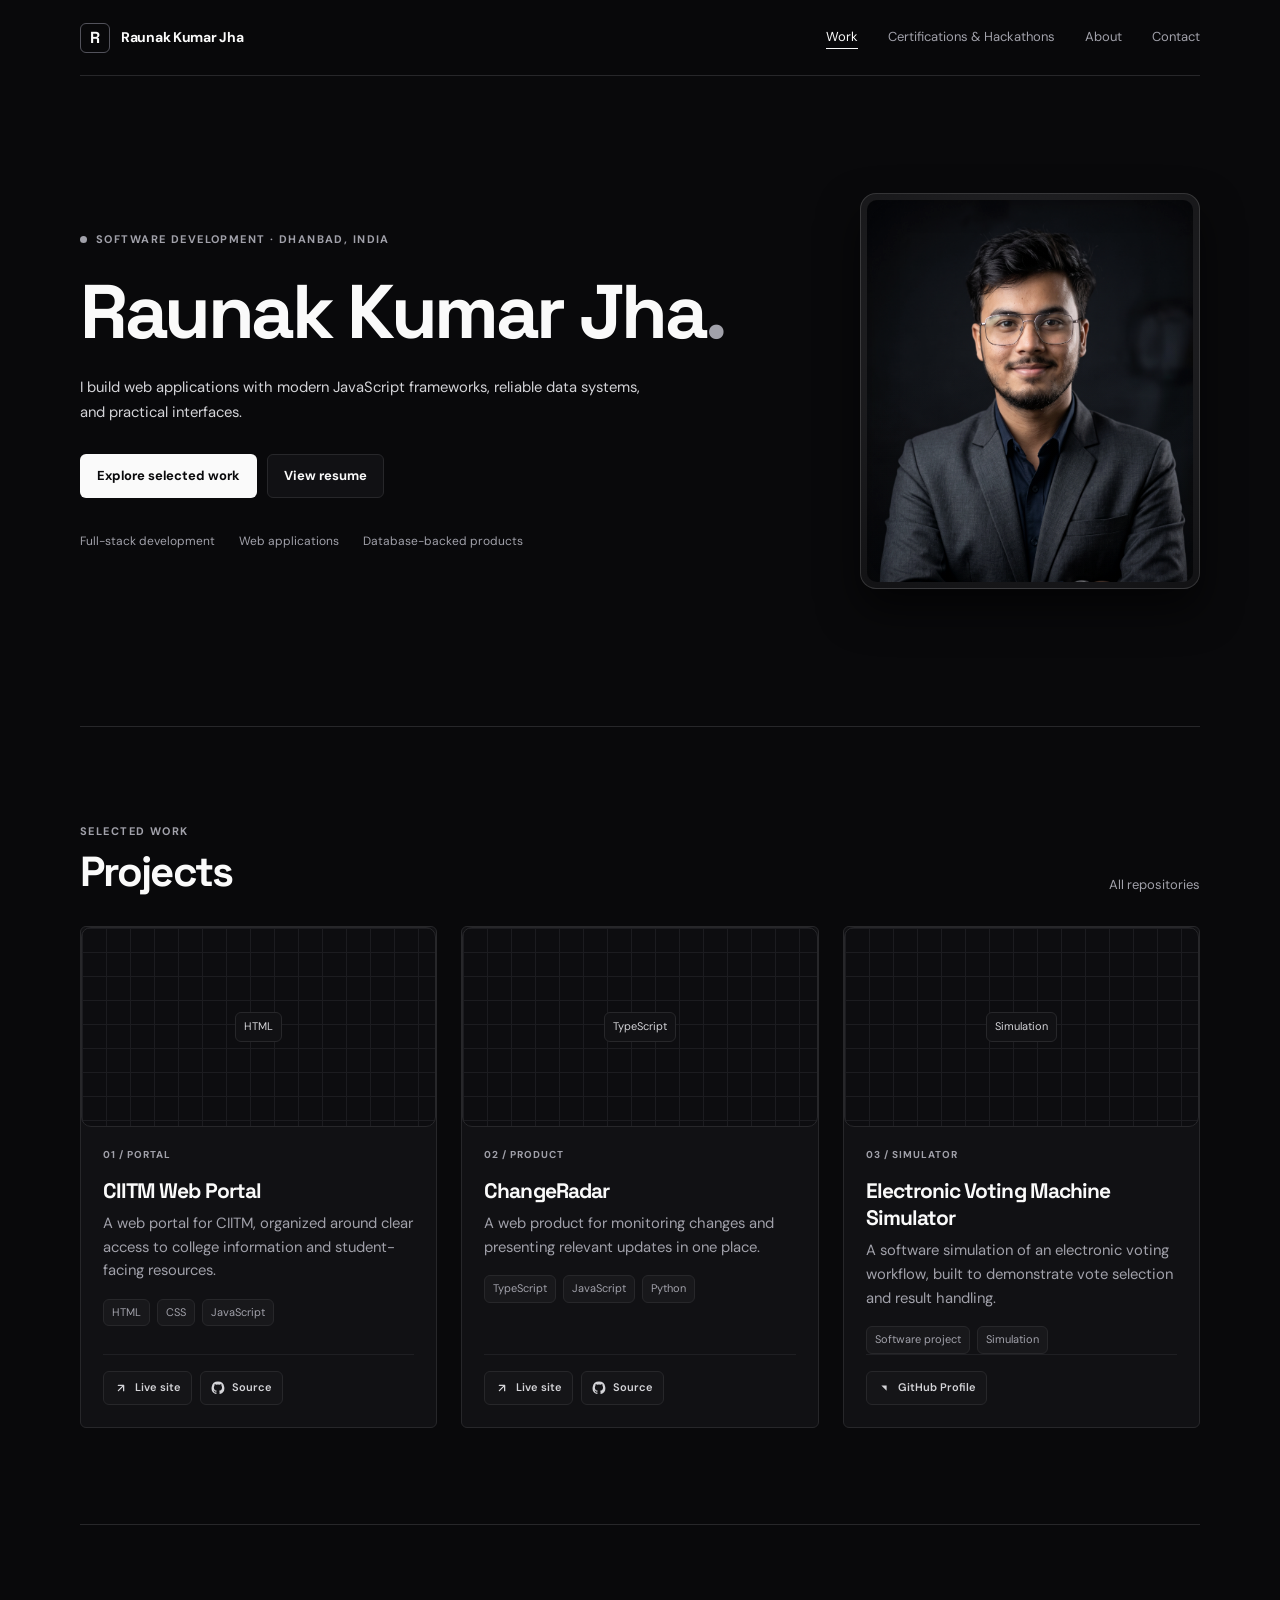
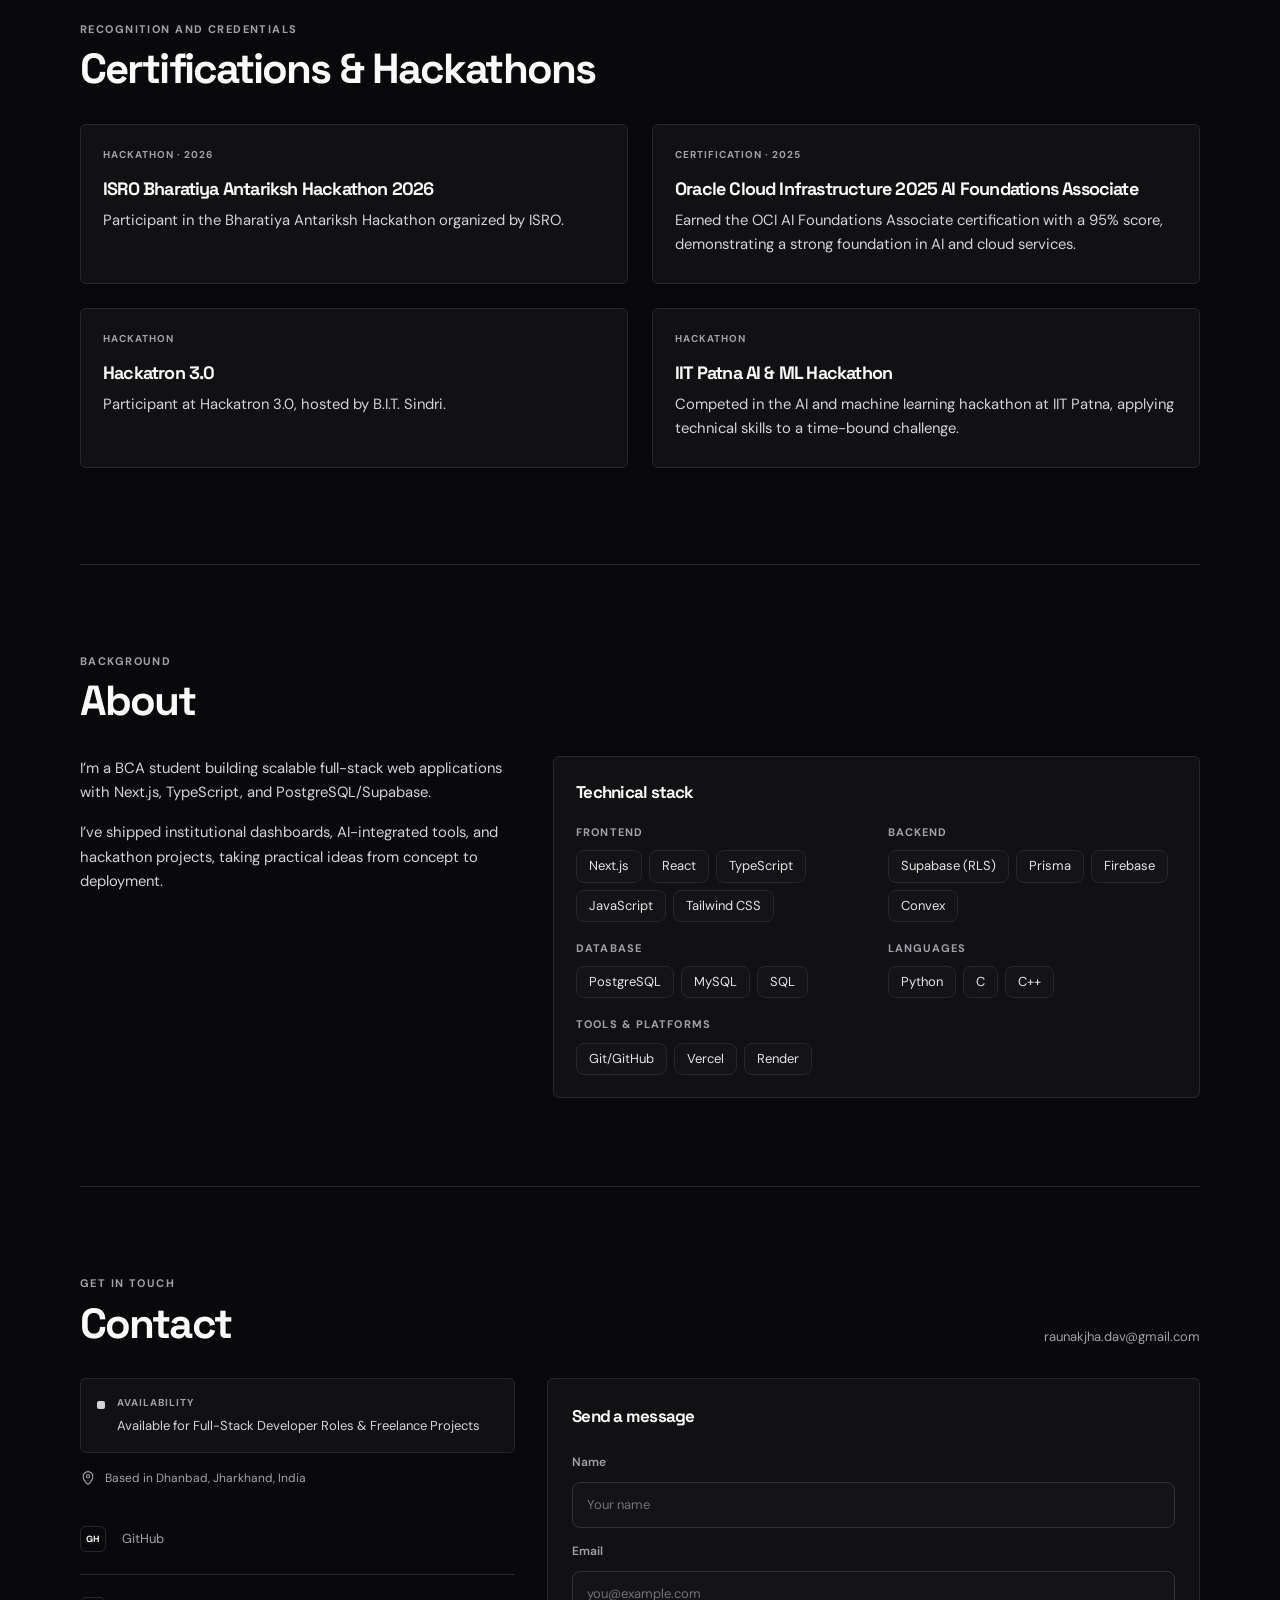
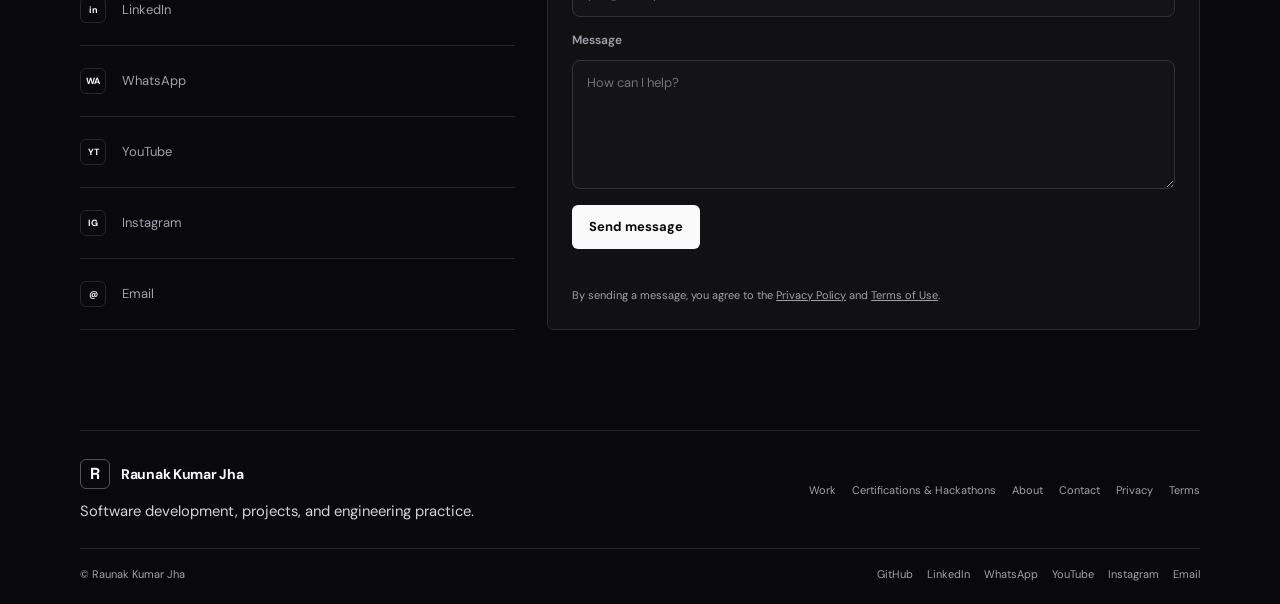
<file: index.html>
<!DOCTYPE html>
<html lang="en">
<head>
  <meta charset="UTF-8">
  <meta name="viewport" content="width=device-width, initial-scale=1">
  <meta name="description" content="Raunak Kumar Jha builds web applications and software projects with modern frontend frameworks, databases, and programming languages.">
  <meta name="keywords" content="Raunak Kumar Jha, Full-Stack Software Developer, Next.js, TypeScript, PostgreSQL, Supabase, web applications, Dhanbad, Jharkhand">
  <meta name="author" content="Raunak Kumar Jha">
  <meta name="robots" content="index, follow">
  <link rel="canonical" href="https://raunaxdev.github.io/">
  <link rel="icon" type="image/svg+xml" href="./favicon.svg">
  <meta property="og:title" content="Raunak Kumar Jha | Software Developer">
  <meta property="og:description" content="Selected software projects, engineering experience, and technical skills by Raunak Kumar Jha.">
  <meta property="og:type" content="website">
  <meta property="og:url" content="https://raunaxdev.github.io/">
  <meta property="og:image" content="https://raunaxdev.github.io/assets/profile.jpg">
  <meta property="og:image:alt" content="Portrait of Raunak Kumar Jha">
  <meta property="og:site_name" content="Raunak Kumar Jha">
  <meta name="twitter:card" content="summary_large_image">
  <meta name="twitter:title" content="Raunak Kumar Jha | Software Developer">
  <meta name="twitter:description" content="Selected software projects, engineering experience, and technical skills by Raunak Kumar Jha.">
  <meta name="twitter:image" content="https://raunaxdev.github.io/assets/profile.jpg">
  <meta name="github" content="https://github.com/raunaxdev">
  <meta name="linkedin" content="https://www.linkedin.com/in/raunak-jha-090125372">
  <meta name="youtube" content="https://www.youtube.com/@RaunaxCodeLab">
  <meta name="instagram" content="https://www.instagram.com/raunax.codelab">
  <meta name="email" content="raunakjha.dav@gmail.com">
  <script type="application/ld+json">
    {
      "@context": "https://schema.org",
      "@type": "Person",
      "name": "Raunak Kumar Jha",
      "jobTitle": "Full-Stack Software Developer",
      "url": "https://raunaxdev.github.io/",
      "image": "https://raunaxdev.github.io/assets/profile.jpg",
      "address": {
        "@type": "PostalAddress",
        "addressLocality": "Dhanbad",
        "addressRegion": "Jharkhand",
        "addressCountry": "IN"
      },
      "sameAs": [
        "https://github.com/raunaxdev",
        "https://www.linkedin.com/in/raunak-jha-090125372"
      ]
    }
  </script>
  <title>Raunak Kumar Jha | Software Developer</title>
  <link rel="preconnect" href="https://esm.sh" crossorigin>
  <link rel="preconnect" href="https://huxdkjrvdkbsvjkobiro.supabase.co">
  <link rel="preconnect" href="https://fonts.googleapis.com">
  <link rel="preconnect" href="https://fonts.gstatic.com" crossorigin>
  <link href="https://fonts.googleapis.com/css2?family=DM+Sans:wght@400;500;600;700&family=Space+Grotesk:wght@500;600;700&display=swap" rel="stylesheet">
  <link rel="stylesheet" href="style.css">
</head>
<body>
  <header class="site-header">
    <a class="brand" href="#home" aria-label="Raunak Kumar Jha, home">
      <span class="brand-mark" aria-hidden="true">R</span>
      <span>Raunak Kumar Jha</span>
    </a>
    <button class="menu-button" id="menuBtn" type="button" aria-label="Open navigation" aria-expanded="false" aria-controls="navLinks">
      <svg viewBox="0 0 24 24" aria-hidden="true"><path d="M4 7h16M4 12h16M4 17h16"/></svg>
    </button>
    <nav class="nav-links" id="navLinks" aria-label="Main navigation">
      <a href="#projects" class="active" aria-current="location">Work</a>
      <a href="#experience">Certifications &amp; Hackathons</a>
      <a href="#about">About</a>
      <a href="#contact">Contact</a>
    </nav>
  </header>

  <main>
    <section class="hero page-width" id="home">
      <div class="hero-copy">
        <p class="eyebrow"><span class="status-dot" aria-hidden="true"></span> Software development · Dhanbad, India</p>
        <h1>Raunak Kumar Jha<span class="heading-period">.</span></h1>
        <p class="hero-summary">I build web applications with modern JavaScript frameworks, reliable data systems, and practical interfaces.</p>
        <div class="hero-actions">
          <a class="button button-primary" href="#projects">Explore selected work</a>
          <a class="button button-secondary" href="assets/resume.pdf" target="_blank" rel="noopener noreferrer">View resume</a>
        </div>
        <div class="hero-meta" aria-label="Focus areas">
          <span>Full-stack development</span>
          <span>Web applications</span>
          <span>Database-backed products</span>
        </div>
      </div>
      <div class="hero-portrait">
        <img src="./assets/profile.jpg" alt="Portrait of Raunak Kumar Jha" width="480" height="560" loading="eager" fetchpriority="high">
      </div>
    </section>

    <section class="section page-width" id="projects">
      <div class="section-heading">
        <div>
          <p class="eyebrow">Selected work</p>
          <h2>Projects</h2>
        </div>
        <a class="text-link" href="https://github.com/raunaxdev" target="_blank" rel="noopener noreferrer">All repositories</a>
      </div>
      <div class="project-grid" id="projectList">
        <article class="project-card">
          <div class="project-preview" aria-hidden="true">
            <span class="preview-badge">HTML</span>
          </div>
          <div class="project-card-content">
            <p class="project-index">01 / PORTAL</p>
            <h3>CIITM Web Portal</h3>
            <p class="project-card-description">A web portal for CIITM, organized around clear access to college information and student-facing resources.</p>
            <div class="tag-list"><span>HTML</span><span>CSS</span><span>JavaScript</span></div>
            <div class="card-links">
              <a class="card-action" href="https://ciitm-web.vercel.app" target="_blank" rel="noopener noreferrer">
                <svg viewBox="0 0 16 16" aria-hidden="true" focusable="false"><path d="M5 11 11 5M5 5h6v6"/></svg>
                <span>Live site</span>
              </a>
              <a class="card-action" href="https://github.com/raunaxdev/CIITM-WEB" target="_blank" rel="noopener noreferrer">
                <svg viewBox="0 0 16 16" aria-hidden="true" focusable="false"><path d="M8 .7a7.3 7.3 0 0 0-2.31 14.23c.37.07.5-.16.5-.36v-1.38c-2.05.45-2.49-.86-2.49-.86-.33-.85-.8-1.08-.8-1.08-.66-.45.05-.44.05-.44.73.05 1.12.75 1.12.75.65 1.12 1.7.8 2.12.61.07-.47.25-.8.46-.98-1.64-.19-3.36-.82-3.36-3.65 0-.8.29-1.47.76-1.98-.08-.19-.33-.94.07-1.95 0 0 .62-.2 2.01.75a6.98 6.98 0 0 1 3.66 0c1.39-.95 2.01-.75 2.01-.75.4 1.01.15 1.76.07 1.95.47.51.76 1.18.76 1.98 0 2.84-1.73 3.46-3.38 3.65.27.23.5.68.5 1.36v2.01c0 .2.13.43.51.36A7.3 7.3 0 0 0 8 .7Z"/></svg>
                <span>Source</span>
              </a>
            </div>
          </div>
        </article>
        <article class="project-card">
          <div class="project-preview" aria-hidden="true">
            <span class="preview-badge">TypeScript</span>
          </div>
          <div class="project-card-content">
            <p class="project-index">02 / PRODUCT</p>
            <h3>ChangeRadar</h3>
            <p class="project-card-description">A web product for monitoring changes and presenting relevant updates in one place.</p>
            <div class="tag-list"><span>TypeScript</span><span>JavaScript</span><span>Python</span></div>
            <div class="card-links">
              <a class="card-action" href="https://changeradar-roan.vercel.app" target="_blank" rel="noopener noreferrer">
                <svg viewBox="0 0 16 16" aria-hidden="true" focusable="false"><path d="M5 11 11 5M5 5h6v6"/></svg>
                <span>Live site</span>
              </a>
              <a class="card-action" href="https://github.com/raunaxdev/changeradar" target="_blank" rel="noopener noreferrer">
                <svg viewBox="0 0 16 16" aria-hidden="true" focusable="false"><path d="M8 .7a7.3 7.3 0 0 0-2.31 14.23c.37.07.5-.16.5-.36v-1.38c-2.05.45-2.49-.86-2.49-.86-.33-.85-.8-1.08-.8-1.08-.66-.45.05-.44.05-.44.73.05 1.12.75 1.12.75.65 1.12 1.7.8 2.12.61.07-.47.25-.8.46-.98-1.64-.19-3.36-.82-3.36-3.65 0-.8.29-1.47.76-1.98-.08-.19-.33-.94.07-1.95 0 0 .62-.2 2.01.75a6.98 6.98 0 0 1 3.66 0c1.39-.95 2.01-.75 2.01-.75.4 1.01.15 1.76.07 1.95.47.51.76 1.18.76 1.98 0 2.84-1.73 3.46-3.38 3.65.27.23.5.68.5 1.36v2.01c0 .2.13.43.51.36A7.3 7.3 0 0 0 8 .7Z"/></svg>
                <span>Source</span>
              </a>
            </div>
          </div>
        </article>
        <article class="project-card">
          <div class="project-preview" aria-hidden="true">
            <span class="preview-badge">Simulation</span>
          </div>
          <div class="project-card-content">
            <p class="project-index">03 / SIMULATOR</p>
            <h3>Electronic Voting Machine Simulator</h3>
            <p class="project-card-description">A software simulation of an electronic voting workflow, built to demonstrate vote selection and result handling.</p>
            <div class="tag-list"><span>Software project</span><span>Simulation</span></div>
            <div class="card-links">
              <a class="card-action" href="https://github.com/raunaxdev" target="_blank" rel="noopener noreferrer">
                <svg viewBox="0 0 16 16" aria-hidden="true" focusable="false"><path d="M5 11 11 5M5 5h6v6"/></svg>
                <span>GitHub Profile</span>
              </a>
            </div>
          </div>
        </article>
      </div>
    </section>

    <section class="section page-width" id="experience">
      <div class="section-heading">
        <div>
          <p class="eyebrow">Recognition and credentials</p>
          <h2>Certifications &amp; Hackathons</h2>
        </div>
      </div>
      <div class="experience-grid" id="certificateList">
        <article class="experience-card">
          <p class="experience-type">Hackathon · 2026</p>
          <h3>ISRO Bharatiya Antariksh Hackathon 2026</h3>
          <p>Participant in the Bharatiya Antariksh Hackathon organized by ISRO.</p>
        </article>
        <article class="experience-card">
          <p class="experience-type">Certification · 2025</p>
          <h3>Oracle Cloud Infrastructure 2025 AI Foundations Associate</h3>
          <p>Earned the OCI AI Foundations Associate certification with a 95% score, demonstrating a strong foundation in AI and cloud services.</p>
        </article>
        <article class="experience-card">
          <p class="experience-type">Hackathon</p>
          <h3>Hackatron 3.0</h3>
          <p>Participant at Hackatron 3.0, hosted by B.I.T. Sindri.</p>
        </article>
        <article class="experience-card">
          <p class="experience-type">Hackathon</p>
          <h3>IIT Patna AI &amp; ML Hackathon</h3>
          <p>Competed in the AI and machine learning hackathon at IIT Patna, applying technical skills to a time-bound challenge.</p>
        </article>
      </div>
    </section>

    <section class="section page-width" id="about">
      <div class="section-heading">
        <div>
          <p class="eyebrow">Background</p>
          <h2>About</h2>
        </div>
      </div>
      <div class="about-layout">
        <div class="about-intro">
          <p>I’m a BCA student building scalable full-stack web applications with Next.js, TypeScript, and PostgreSQL/Supabase.</p>
          <p>I’ve shipped institutional dashboards, AI-integrated tools, and hackathon projects, taking practical ideas from concept to deployment.</p>
        </div>
        <div class="stack-panel">
          <h3>Technical stack</h3>
          <div class="stack-groups">
            <section class="stack-group" aria-label="Frontend technologies">
              <h4>Frontend</h4>
              <ul class="stack-list">
                <li>Next.js</li><li>React</li><li>TypeScript</li><li>JavaScript</li><li>Tailwind CSS</li>
              </ul>
            </section>
            <section class="stack-group" aria-label="Backend technologies">
              <h4>Backend</h4>
              <ul class="stack-list">
                <li>Supabase (RLS)</li><li>Prisma</li><li>Firebase</li><li>Convex</li>
              </ul>
            </section>
            <section class="stack-group" aria-label="Databases">
              <h4>Database</h4>
              <ul class="stack-list">
                <li>PostgreSQL</li><li>MySQL</li><li>SQL</li>
              </ul>
            </section>
            <section class="stack-group" aria-label="Programming languages">
              <h4>Languages</h4>
              <ul class="stack-list">
                <li>Python</li><li>C</li><li>C++</li>
              </ul>
            </section>
            <section class="stack-group" aria-label="Tools and platforms">
              <h4>Tools &amp; platforms</h4>
              <ul class="stack-list">
                <li>Git/GitHub</li><li>Vercel</li><li>Render</li>
              </ul>
            </section>
          </div>
        </div>
      </div>
    </section>

    <section class="section page-width contact-section" id="contact">
      <div class="section-heading">
        <div>
          <p class="eyebrow">Get in touch</p>
          <h2>Contact</h2>
        </div>
        <a class="text-link" href="mailto:raunakjha.dav@gmail.com">raunakjha.dav@gmail.com</a>
      </div>
      <div class="contact-layout">
        <div class="contact-aside">
          <div class="availability-card">
            <span class="availability-mark" aria-hidden="true"></span>
            <div>
              <p class="availability-label">Availability</p>
              <p>Available for Full-Stack Developer Roles &amp; Freelance Projects</p>
            </div>
          </div>
          <p class="contact-location">
            <svg viewBox="0 0 20 20" aria-hidden="true" focusable="false"><path d="M10 18s6-5.2 6-10a6 6 0 1 0-12 0c0 4.8 6 10 6 10Z"/><circle cx="10" cy="8" r="2"/></svg>
            <span>Based in Dhanbad, Jharkhand, India</span>
          </p>
          <div class="social-list" aria-label="Social profiles">
            <a href="https://github.com/raunaxdev" target="_blank" rel="noopener noreferrer"><span class="social-mark" aria-hidden="true">GH</span><span>GitHub</span></a>
            <a href="https://www.linkedin.com/in/raunak-jha-090125372" target="_blank" rel="noopener noreferrer"><span class="social-mark" aria-hidden="true">in</span><span>LinkedIn</span></a>
            <a href="https://wa.me/918102977723" target="_blank" rel="noopener noreferrer"><span class="social-mark" aria-hidden="true">WA</span><span>WhatsApp</span></a>
            <a href="https://www.youtube.com/@RaunaxCodeLab" target="_blank" rel="noopener noreferrer"><span class="social-mark" aria-hidden="true">YT</span><span>YouTube</span></a>
            <a href="https://www.instagram.com/raunax.codelab" target="_blank" rel="noopener noreferrer"><span class="social-mark" aria-hidden="true">IG</span><span>Instagram</span></a>
            <a href="mailto:raunakjha.dav@gmail.com"><span class="social-mark" aria-hidden="true">@</span><span>Email</span></a>
          </div>
        </div>
        <div class="contact-form-panel">
          <h3>Send a message</h3>
          <form id="feedbackForm">
            <div class="form-honeypot" aria-hidden="true">
              <label for="contactWebsite">Leave this field empty</label>
              <input type="text" id="contactWebsite" name="website" tabindex="-1" autocomplete="off">
            </div>
            <label for="feedbackName">Name</label>
            <input type="text" id="feedbackName" name="name" autocomplete="name" maxlength="120" placeholder="Your name" required>
            <label for="feedbackEmail">Email</label>
            <input type="email" id="feedbackEmail" name="email" autocomplete="email" maxlength="254" placeholder="you@example.com" required>
            <label for="feedbackMessage">Message</label>
            <textarea id="feedbackMessage" name="message" rows="5" maxlength="5000" placeholder="How can I help?" required></textarea>
            <button type="submit" class="button button-primary" id="contactSubmit">Send message</button>
            <p class="form-status" id="contactStatus" role="status" aria-live="polite"></p>
          </form>
          <p class="legal-note">By sending a message, you agree to the <a href="privacy.html">Privacy Policy</a> and <a href="terms.html">Terms of Use</a>.</p>
        </div>
      </div>
    </section>
  </main>

  <footer class="site-footer">
    <div class="footer-main">
      <a class="brand" href="#home"><span class="brand-mark" aria-hidden="true">R</span><span>Raunak Kumar Jha</span></a>
      <p>Software development, projects, and engineering practice.</p>
      <nav class="footer-nav" aria-label="Footer navigation">
        <a href="#projects">Work</a><a href="#experience">Certifications &amp; Hackathons</a><a href="#about">About</a><a href="#contact">Contact</a>
        <a href="privacy.html">Privacy</a><a href="terms.html">Terms</a>
      </nav>
    </div>
    <div class="footer-bottom">
      <span>© <span id="currentYear"></span> Raunak Kumar Jha</span>
      <div class="footer-socials">
        <a href="https://github.com/raunaxdev" target="_blank" rel="noopener noreferrer">GitHub</a>
        <a href="https://www.linkedin.com/in/raunak-jha-090125372" target="_blank" rel="noopener noreferrer">LinkedIn</a>
        <a href="https://wa.me/918102977723" target="_blank" rel="noopener noreferrer">WhatsApp</a>
        <a href="https://www.youtube.com/@RaunaxCodeLab" target="_blank" rel="noopener noreferrer">YouTube</a>
        <a href="https://www.instagram.com/raunax.codelab" target="_blank" rel="noopener noreferrer">Instagram</a>
        <a href="mailto:raunakjha.dav@gmail.com">Email</a>
      </div>
    </div>
  </footer>

  <dialog class="image-modal" id="imageModal" aria-label="Certificate image preview">
    <button class="modal-close" id="modalClose" type="button" aria-label="Close image preview">×</button>
    <img alt="" id="modalImage">
  </dialog>

  <script type="module" src="script.js" defer></script>
</body>
</html>
</file>
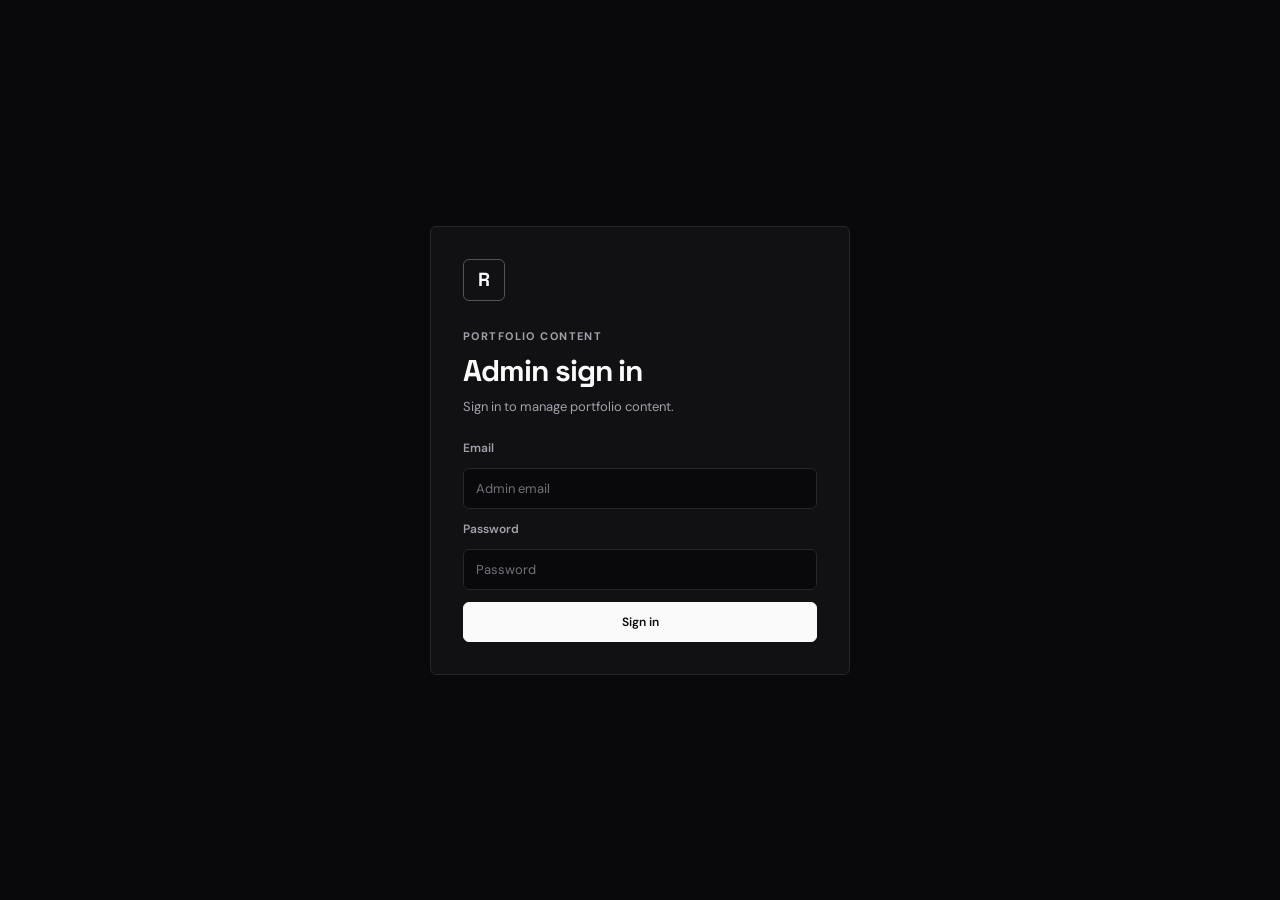
<file: admin.html>
<!DOCTYPE html>
<html lang="en">
<head>
  <meta charset="UTF-8">
  <meta name="viewport" content="width=device-width, initial-scale=1">
  <meta name="robots" content="noindex, nofollow">
  <title>Portfolio Admin | Raunak Kumar Jha</title>
  <link rel="preconnect" href="https://fonts.googleapis.com">
  <link rel="preconnect" href="https://fonts.gstatic.com" crossorigin>
  <link href="https://fonts.googleapis.com/css2?family=DM+Sans:wght@400;500;600;700&family=Space+Grotesk:wght@500;600;700&display=swap" rel="stylesheet">
  <link rel="stylesheet" href="admin.css">
</head>
<body>
  <section class="login-screen" id="loginScreen">
    <div class="login-card">
      <div class="logo-mark" aria-hidden="true">R</div>
      <p class="eyebrow">Portfolio content</p>
      <h1>Admin sign in</h1>
      <p class="login-description">Sign in to manage portfolio content.</p>
      <form id="loginForm">
        <label for="adminEmail">Email</label>
        <input type="email" id="adminEmail" placeholder="Admin email" autocomplete="username" required>
        <label for="adminPassword">Password</label>
        <input type="password" id="adminPassword" placeholder="Password" autocomplete="current-password" required>
        <button type="submit" class="save-btn">Sign in</button>
      </form>
    </div>
  </section>

  <main class="admin-dashboard hidden" id="adminDashboard">
    <aside class="sidebar">
      <a class="brand" href="index.html">
        <span class="logo-mark small" aria-hidden="true">R</span>
        <span><strong>Raunak</strong><small>Portfolio admin</small></span>
      </a>
      <nav class="admin-nav" aria-label="Admin sections">
        <button class="nav-btn active" type="button" data-section="projects">Projects</button>
        <button class="nav-btn" type="button" data-section="journey">Journey</button>
        <button class="nav-btn" type="button" data-section="certificates">Certificates</button>
        <button class="nav-btn" type="button" data-section="feedback">Feedback</button>
      </nav>
      <div class="sidebar-footer">
        <a href="index.html" target="_blank" rel="noopener noreferrer">Open portfolio <span aria-hidden="true">↗</span></a>
        <button id="logoutBtn" type="button">Sign out</button>
      </div>
    </aside>

    <section class="main-content">
      <header class="topbar">
        <div>
          <p class="eyebrow">Dashboard</p>
          <h1 id="sectionTitle">Projects</h1>
        </div>
        <button class="reset-btn" id="resetFormBtn" type="button">Clear form</button>
      </header>
      <section class="content-layout">
        <div class="form-panel" id="formPanel">
          <h2 id="formTitle">Add new item</h2>
          <form id="itemForm">
            <div id="dynamicFields"></div>
            <button type="submit" class="save-btn" id="saveBtn">Save item</button>
          </form>
        </div>
        <div class="list-panel">
          <h2 id="listTitle">Saved items</h2>
          <div id="itemsList"></div>
        </div>
      </section>
    </section>
  </main>
  <script type="module" src="./admin.js" defer></script>
</body>
</html>
</file>
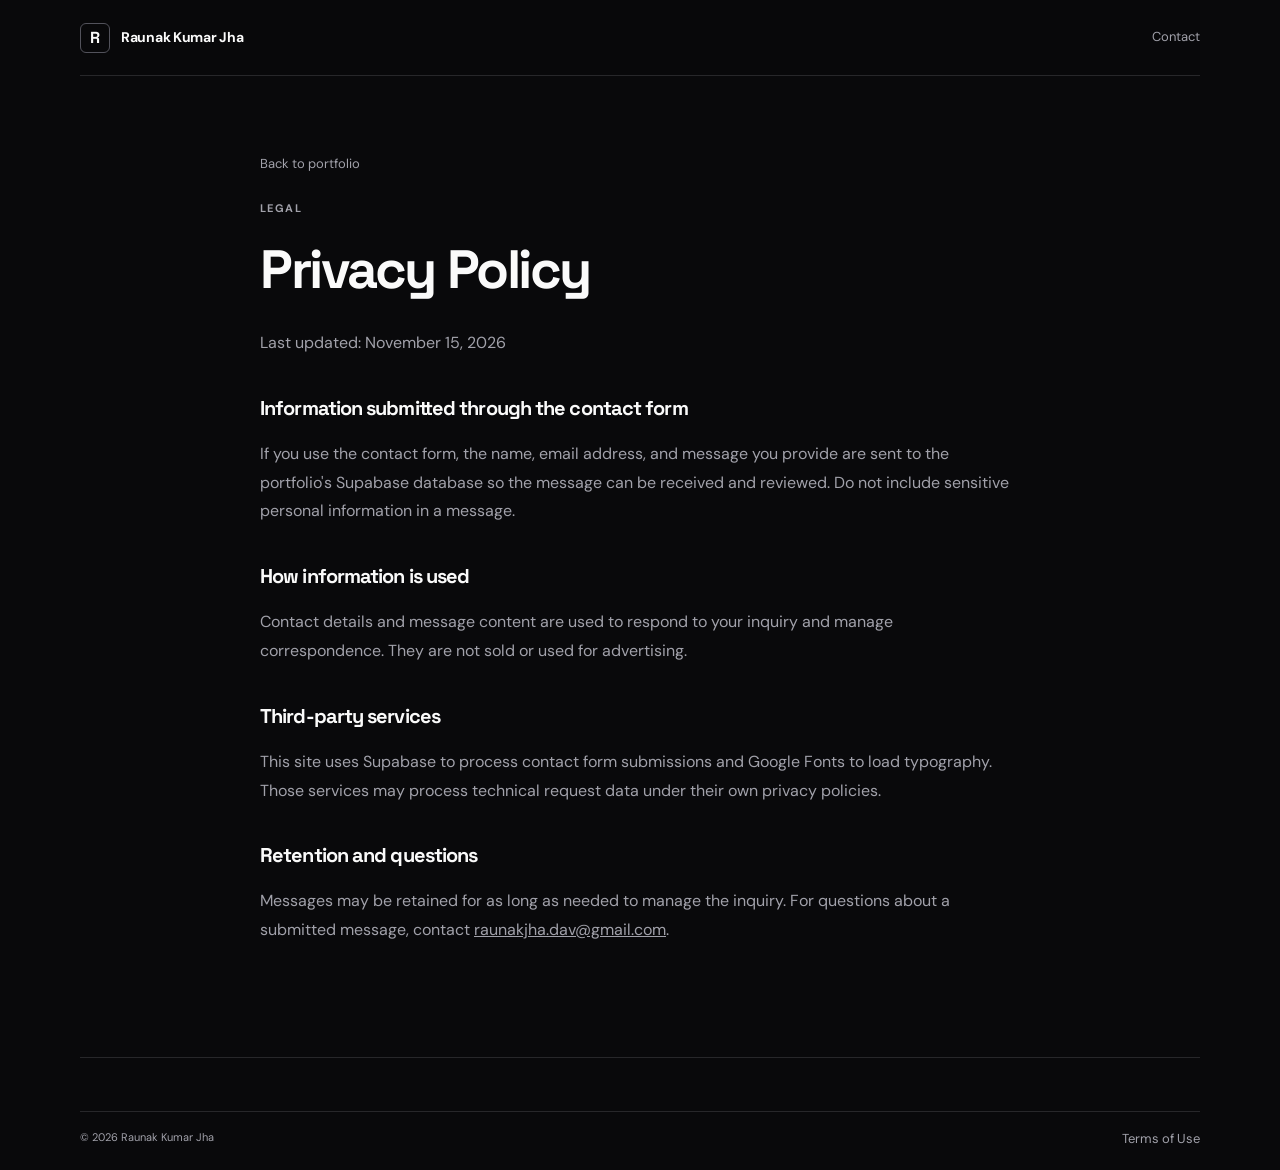
<file: privacy.html>
<!DOCTYPE html>
<html lang="en">
<head>
  <meta charset="UTF-8">
  <meta name="viewport" content="width=device-width, initial-scale=1">
  <meta name="robots" content="index, follow">
  <title>Privacy Policy | Raunak Kumar Jha</title>
  <link rel="icon" type="image/svg+xml" href="./favicon.svg">
  <link rel="preconnect" href="https://fonts.googleapis.com">
  <link rel="preconnect" href="https://fonts.gstatic.com" crossorigin>
  <link href="https://fonts.googleapis.com/css2?family=DM+Sans:wght@400;500;600;700&family=Space+Grotesk:wght@500;600;700&display=swap" rel="stylesheet">
  <link rel="stylesheet" href="style.css">
  <style>
    .legal-page { max-width: 760px; min-height: 70vh; padding-block: 74px 96px; }
    .legal-page h1 { margin: 8px 0 14px; font-size: clamp(36px, 6vw, 54px); }
    .legal-page h2 { margin: 34px 0 8px; font-size: 20px; }
    .legal-page p { color: var(--muted); line-height: 1.8; }
    .legal-back { display: inline-block; margin-bottom: 24px; color: var(--muted); font-size: 13px; text-decoration: none; }
  </style>
</head>
<body>
  <header class="site-header">
    <a class="brand" href="index.html"><span class="brand-mark" aria-hidden="true">R</span><span>Raunak Kumar Jha</span></a>
    <a class="text-link" href="index.html#contact">Contact</a>
  </header>
  <main class="legal-page page-width">
    <a class="legal-back" href="index.html">Back to portfolio</a>
    <p class="eyebrow">Legal</p>
    <h1>Privacy Policy</h1>
    <p>Last updated: November 15, 2026</p>
    <h2>Information submitted through the contact form</h2>
    <p>If you use the contact form, the name, email address, and message you provide are sent to the portfolio's Supabase database so the message can be received and reviewed. Do not include sensitive personal information in a message.</p>
    <h2>How information is used</h2>
    <p>Contact details and message content are used to respond to your inquiry and manage correspondence. They are not sold or used for advertising.</p>
    <h2>Third-party services</h2>
    <p>This site uses Supabase to process contact form submissions and Google Fonts to load typography. Those services may process technical request data under their own privacy policies.</p>
    <h2>Retention and questions</h2>
    <p>Messages may be retained for as long as needed to manage the inquiry. For questions about a submitted message, contact <a href="mailto:raunakjha.dav@gmail.com">raunakjha.dav@gmail.com</a>.</p>
  </main>
  <footer class="site-footer"><div class="footer-bottom"><span>© <span id="currentYear"></span> Raunak Kumar Jha</span><a class="text-link" href="terms.html">Terms of Use</a></div></footer>
  <script>document.getElementById("currentYear").textContent = new Date().getFullYear();</script>
</body>
</html>
</file>
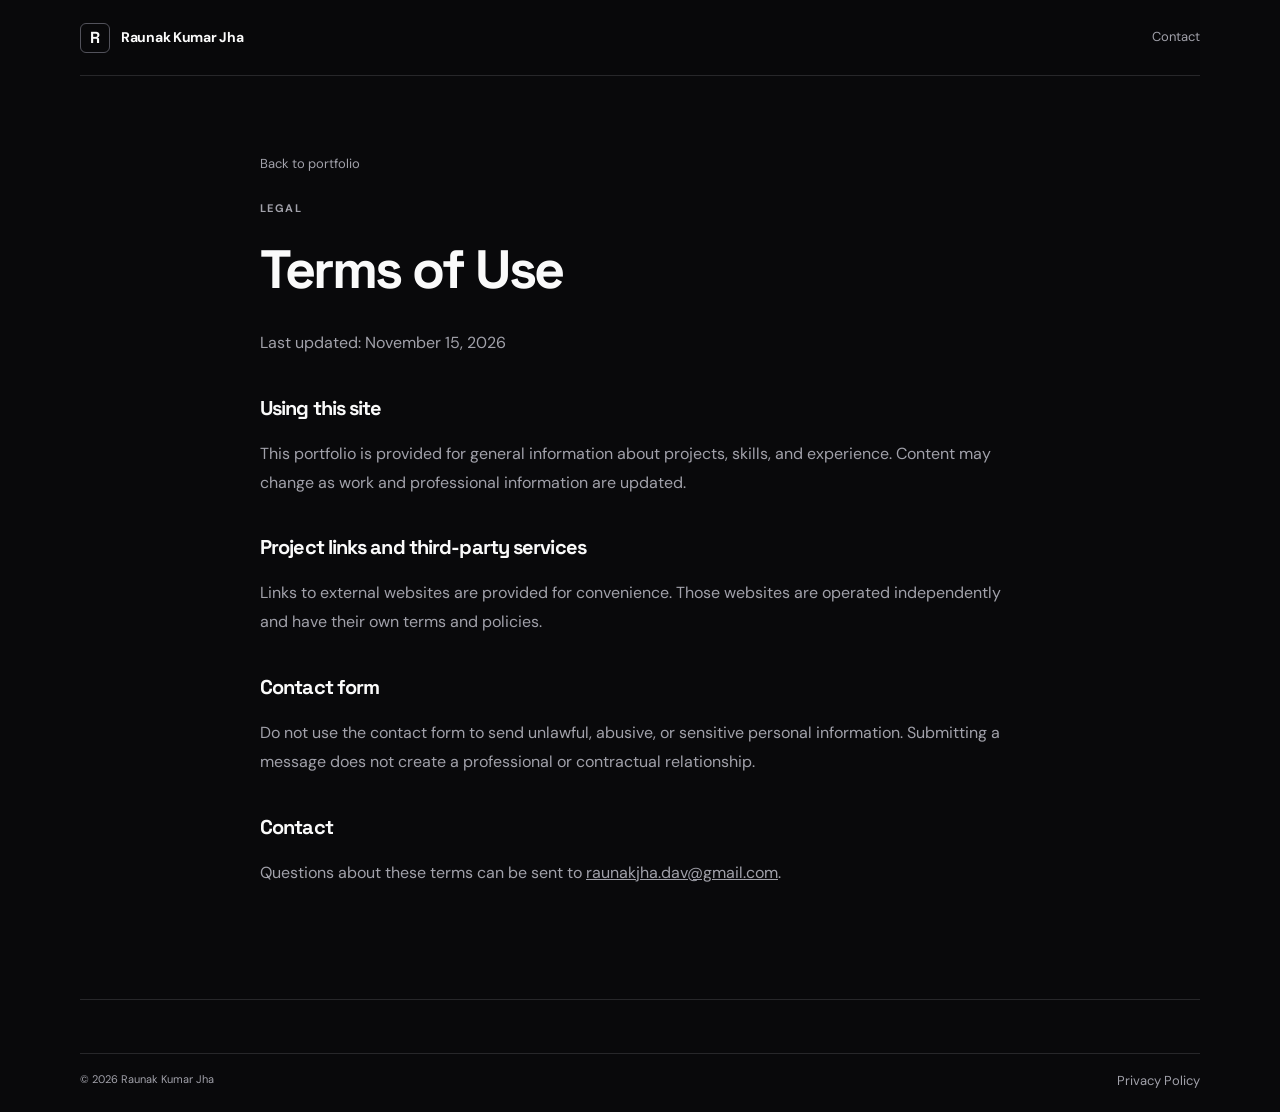
<file: terms.html>
<!DOCTYPE html>
<html lang="en">
<head>
  <meta charset="UTF-8">
  <meta name="viewport" content="width=device-width, initial-scale=1">
  <meta name="robots" content="index, follow">
  <title>Terms of Use | Raunak Kumar Jha</title>
  <link rel="icon" type="image/svg+xml" href="./favicon.svg">
  <link rel="preconnect" href="https://fonts.googleapis.com">
  <link rel="preconnect" href="https://fonts.gstatic.com" crossorigin>
  <link href="https://fonts.googleapis.com/css2?family=DM+Sans:wght@400;500;600;700&family=Space+Grotesk:wght@500;600;700&display=swap" rel="stylesheet">
  <link rel="stylesheet" href="style.css">
  <style>
    .legal-page { max-width: 760px; min-height: 70vh; padding-block: 74px 96px; }
    .legal-page h1 { margin: 8px 0 14px; font-size: clamp(36px, 6vw, 54px); }
    .legal-page h2 { margin: 34px 0 8px; font-size: 20px; }
    .legal-page p { color: var(--muted); line-height: 1.8; }
    .legal-back { display: inline-block; margin-bottom: 24px; color: var(--muted); font-size: 13px; text-decoration: none; }
  </style>
</head>
<body>
  <header class="site-header">
    <a class="brand" href="index.html"><span class="brand-mark" aria-hidden="true">R</span><span>Raunak Kumar Jha</span></a>
    <a class="text-link" href="index.html#contact">Contact</a>
  </header>
  <main class="legal-page page-width">
    <a class="legal-back" href="index.html">Back to portfolio</a>
    <p class="eyebrow">Legal</p>
    <h1>Terms of Use</h1>
    <p>Last updated: November 15, 2026</p>
    <h2>Using this site</h2>
    <p>This portfolio is provided for general information about projects, skills, and experience. Content may change as work and professional information are updated.</p>
    <h2>Project links and third-party services</h2>
    <p>Links to external websites are provided for convenience. Those websites are operated independently and have their own terms and policies.</p>
    <h2>Contact form</h2>
    <p>Do not use the contact form to send unlawful, abusive, or sensitive personal information. Submitting a message does not create a professional or contractual relationship.</p>
    <h2>Contact</h2>
    <p>Questions about these terms can be sent to <a href="mailto:raunakjha.dav@gmail.com">raunakjha.dav@gmail.com</a>.</p>
  </main>
  <footer class="site-footer"><div class="footer-bottom"><span>© <span id="currentYear"></span> Raunak Kumar Jha</span><a class="text-link" href="privacy.html">Privacy Policy</a></div></footer>
  <script>document.getElementById("currentYear").textContent = new Date().getFullYear();</script>
</body>
</html>
</file>
<file: style.css>
:root {
  color-scheme: dark;
  --bg: #09090B;
  --surface: #111114;
  --surface-raised: #151518;
  --border: #27272A;
  --text: #FAFAFA;
  --muted: #A1A1AA;
  --subtle: #A1A1AA;
  --radius: 6px;
  --page: 1120px;
}

* {
  box-sizing: border-box;
}

html {
  scroll-behavior: smooth;
  scroll-padding-top: 94px;
  overflow-x: hidden;
}

body {
  margin: 0;
  min-width: 320px;
  overflow-x: hidden;
  background: var(--bg);
  color: #D4D4D8;
  font-family: "DM Sans", sans-serif;
  line-height: 1.6;
  -webkit-font-smoothing: antialiased;
}

a {
  color: inherit;
}

button,
input,
textarea {
  font: inherit;
}

.page-width,
.site-header,
.site-footer {
  width: min(var(--page), calc(100% - 48px));
  margin-inline: auto;
}

.site-header {
  position: sticky;
  top: 0;
  z-index: 20;
  min-height: 76px;
  display: flex;
  align-items: center;
  justify-content: space-between;
  gap: 24px;
  background: rgba(9, 9, 11, 0.96);
  border-bottom: 1px solid var(--border);
}

.brand {
  display: inline-flex;
  align-items: center;
  gap: 11px;
  color: var(--text);
  text-decoration: none;
  font-size: 14px;
  font-weight: 700;
  letter-spacing: -0.02em;
}

.brand-mark {
  display: grid;
  width: 30px;
  height: 30px;
  place-items: center;
  border: 1px solid #52525B;
  border-radius: var(--radius);
  font-family: "Space Grotesk", sans-serif;
  font-size: 16px;
}

.nav-links {
  display: flex;
  align-items: center;
  gap: 30px;
}

.nav-links a,
.footer-nav a,
.footer-socials a {
  color: var(--muted);
  font-size: 13px;
  text-decoration: none;
  transition: color 160ms ease;
}

.nav-links a:hover,
.footer-nav a:hover,
.footer-socials a:hover {
  color: var(--text);
}

.nav-links a.active {
  color: var(--text);
  text-decoration: underline;
  text-decoration-thickness: 1px;
  text-underline-offset: 7px;
}

.menu-button {
  display: none;
  width: 40px;
  height: 40px;
  padding: 9px;
  color: var(--text);
  background: var(--surface);
  border: 1px solid var(--border);
  border-radius: var(--radius);
}

.menu-button svg {
  width: 20px;
  height: 20px;
  fill: none;
  stroke: currentColor;
  stroke-width: 1.7;
  stroke-linecap: round;
}

.hero {
  min-height: 650px;
  display: grid;
  grid-template-columns: minmax(0, 1fr) 340px;
  align-items: center;
  gap: 72px;
  padding-block: 84px 104px;
}

.eyebrow,
.project-index,
.experience-type {
  margin: 0;
  color: var(--muted);
  font-size: 11px;
  font-weight: 700;
  letter-spacing: 0.13em;
  text-transform: uppercase;
}

.hero .eyebrow {
  display: flex;
  align-items: center;
  gap: 9px;
  margin-bottom: 24px;
}

.status-dot {
  width: 7px;
  height: 7px;
  border-radius: var(--radius);
  background: #A1A1AA;
}

h1,
h2,
h3,
p {
  overflow-wrap: anywhere;
}

h1,
h2,
h3 {
  font-family: "Space Grotesk", sans-serif;
  letter-spacing: -0.045em;
  color: var(--text);
}

.hero h1 {
  margin: 0;
  font-size: clamp(42px, 6.6vw, 76px);
  line-height: 1.04;
}

.heading-period {
  color: var(--muted);
}

.hero-summary {
  max-width: 560px;
  margin: 24px 0 0;
  color: #D4D4D8;
  font-size: 0.925rem;
  line-height: 1.65;
}

.hero-actions {
  display: flex;
  flex-wrap: wrap;
  gap: 10px;
  margin-top: 30px;
}

.button {
  min-height: 44px;
  display: inline-flex;
  align-items: center;
  justify-content: center;
  padding: 10px 16px;
  border: 1px solid transparent;
  border-radius: var(--radius);
  cursor: pointer;
  font-size: 13px;
  font-weight: 700;
  text-decoration: none;
  transition: background-color 160ms ease, border-color 160ms ease;
}

.button-primary {
  color: #09090B;
  background: #FAFAFA;
}

.button-primary:hover {
  background: #D4D4D8;
}

.button-secondary {
  color: var(--text);
  background: var(--surface);
  border-color: var(--border);
}

.button-secondary:hover {
  background: var(--surface-raised);
  border-color: #52525B;
}

.button:disabled {
  cursor: wait;
  opacity: 0.6;
}

.hero-meta {
  display: flex;
  flex-wrap: wrap;
  gap: 10px 24px;
  margin-top: 34px;
  color: #A1A1AA;
  font-size: 12px;
}

.hero-portrait {
  position: relative;
  align-self: center;
  width: 100%;
  aspect-ratio: 6 / 7;
  overflow: hidden;
  padding: 6px;
  background: radial-gradient(circle at 50% 35%, #27272a 0%, #121214 100%);
  border: 1px solid rgba(255, 255, 255, 0.14);
  border-radius: 16px;
  box-shadow: 0 20px 40px rgba(0, 0, 0, 0.6);
}

.hero-portrait::after {
  position: absolute;
  inset: 6px;
  border-radius: 10px;
  background: linear-gradient(180deg, rgba(9, 9, 11, 0.02) 42%, rgba(9, 9, 11, 0.12));
  box-shadow: inset 0 0 34px rgba(9, 9, 11, 0.2);
  content: "";
  pointer-events: none;
}

.hero-portrait img {
  display: block;
  width: 100%;
  height: 100%;
  object-fit: cover;
  object-position: top center;
  image-rendering: -webkit-optimize-contrast;
  border-radius: 10px;
  filter: contrast(1.04) saturate(0.92);
}

.section {
  padding-block: 88px;
  border-top: 1px solid var(--border);
}

.section#projects,
.section#experience {
  padding: 96px 0;
  border-top: 1px solid #27272A;
}

.section-heading {
  display: flex;
  align-items: end;
  justify-content: space-between;
  gap: 24px;
  margin-bottom: 30px;
}

.section-heading .eyebrow {
  margin-bottom: 7px;
}

.section-heading h2 {
  margin: 0;
  font-size: clamp(30px, 4vw, 42px);
  line-height: 1.15;
}

.text-link {
  color: var(--muted);
  font-size: 13px;
  text-decoration: none;
}

.text-link:hover,
.card-links a:hover {
  color: var(--text);
}

.project-grid,
.experience-grid {
  display: grid;
  grid-template-columns: repeat(3, minmax(0, 1fr));
  grid-auto-rows: 1fr;
  align-items: stretch;
  gap: 24px;
}

.project-card,
.experience-card,
.stack-panel,
.contact-form-panel {
  background: var(--surface);
  border: 1px solid var(--border);
  border-radius: var(--radius);
}

.project-card {
  min-height: 310px;
  height: 100%;
  display: flex;
  flex-direction: column;
  justify-content: space-between;
  overflow: hidden;
  padding: 0;
}

.project-preview,
.project-browser {
  position: relative;
  flex: 0 0 auto;
  width: 100%;
  aspect-ratio: 16 / 9;
  overflow: hidden;
  border: 1px solid #27272a;
  border-radius: 10px;
}

.project-preview {
  display: flex;
  align-items: center;
  justify-content: center;
  gap: 12px;
  padding: 18px;
  background-color: #0D0D10;
  background-image:
    linear-gradient(#1C1C20 1px, transparent 1px),
    linear-gradient(90deg, #1C1C20 1px, transparent 1px);
  background-size: 24px 24px;
}

.preview-badge {
  max-width: 80%;
  padding: 5px 8px;
  overflow: hidden;
  color: #D4D4D8;
  background: #111114;
  border: 1px solid #27272A;
  border-radius: var(--radius);
  font-size: 11px;
  text-overflow: ellipsis;
  white-space: nowrap;
}

.project-browser {
  display: grid;
  grid-template-rows: 28px minmax(0, 1fr);
  background: #09090B;
  border-bottom: 1px solid #27272A;
}

.browser-chrome {
  display: flex;
  align-items: center;
  gap: 5px;
  padding: 0 9px;
  background: #111114;
  border-bottom: 1px solid #27272A;
}

.browser-chrome > span:not(.browser-address) {
  width: 6px;
  height: 6px;
  border-radius: 50%;
  background: #52525B;
}

.browser-address {
  height: 12px;
  flex: 1;
  margin-left: 6px;
  background: #09090B;
  border: 1px solid #27272A;
  border-radius: 3px;
}

.project-image {
  display: block;
  width: 100%;
  height: 100%;
  min-height: 0;
  object-fit: cover;
  object-position: top;
  filter: brightness(0.93);
  border: 0;
}

.project-card-content {
  min-height: 0;
  height: 100%;
  flex: 1;
  display: flex;
  flex-direction: column;
  padding: 20px 22px 22px;
}

.project-index,
.experience-type {
  color: #A1A1AA;
  font-size: 10px;
  letter-spacing: 0.1em;
}

.project-card h3,
.experience-card h3 {
  margin: 14px 0 8px;
  font-size: 21px;
  line-height: 1.3;
}

.project-card h3 {
  display: -webkit-box;
  -webkit-box-orient: vertical;
  -webkit-line-clamp: 2;
  overflow: hidden;
}

.project-card-description,
.experience-card > p:not(.experience-type) {
  margin: 0;
  color: #D4D4D8;
  font-size: 0.925rem;
  line-height: 1.65;
}

.project-card-description {
  display: -webkit-box;
  -webkit-box-orient: vertical;
  -webkit-line-clamp: 3;
  overflow: hidden;
  color: #a1a1aa;
  line-height: 1.6;
}

.tag-list,
.stack-list {
  display: flex;
  flex-wrap: wrap;
  gap: 7px;
}

.tag-list {
  margin-top: 16px;
}

.tag-list span,
.stack-list li {
  padding: 5px 8px;
  color: var(--muted);
  background: #18181B;
  border: 1px solid var(--border);
  border-radius: var(--radius);
  font-size: 11px;
  line-height: 1.4;
  list-style: none;
}

.card-links {
  display: flex;
  flex-wrap: wrap;
  gap: 8px;
  margin-top: auto;
  padding-top: 16px;
  border-top: 1px solid #1F1F23;
}

.card-links a {
  min-height: 34px;
  display: inline-flex;
  align-items: center;
  justify-content: center;
  gap: 7px;
  padding: 7px 10px;
  color: #D4D4D8;
  background: #151518;
  border: 1px solid #27272A;
  border-radius: var(--radius);
  font-size: 11px;
  font-weight: 600;
  text-decoration: none;
  transition: background-color 160ms ease, border-color 160ms ease, color 160ms ease;
}

.card-links a:hover {
  color: #FAFAFA;
  background: #1A1A1E;
  border-color: #52525B;
}

.card-links a:focus-visible,
.nav-links a:focus-visible {
  outline: 2px solid #D4D4D8;
  outline-offset: 3px;
}

.card-action svg {
  width: 14px;
  height: 14px;
  flex: 0 0 auto;
  fill: none;
  stroke: currentColor;
  stroke-width: 1.5;
  stroke-linecap: round;
  stroke-linejoin: round;
}

.card-action[href*="github.com"] svg {
  fill: currentColor;
  stroke: none;
}

.experience-grid {
  grid-template-columns: repeat(2, minmax(0, 1fr));
  gap: 24px;
}

.experience-card {
  min-height: 160px;
  height: 100%;
  display: flex;
  flex-direction: column;
  padding: 22px;
}

.experience-card h3 {
  margin: 14px 0 8px;
  font-size: 18px;
}

.experience-card > p:not(.experience-type) {
  display: -webkit-box;
  -webkit-box-orient: vertical;
  -webkit-line-clamp: 3;
  overflow: hidden;
}

.about-layout {
  display: grid;
  grid-template-columns: minmax(0, 0.8fr) minmax(0, 1.2fr);
  align-items: start;
  gap: 42px;
}

.about-intro {
  display: grid;
  align-self: start;
  gap: 16px;
  max-width: 450px;
  margin-top: 0;
  color: #D4D4D8;
  font-size: 0.925rem;
  line-height: 1.65;
}

.about-intro p {
  margin: 0;
}

.stack-panel {
  padding: 22px;
}

.stack-panel h3,
.contact-form-panel h3 {
  margin: 0 0 18px;
  font-size: 17px;
}

.stack-groups {
  display: grid;
  grid-template-columns: repeat(2, minmax(0, 1fr));
  gap: 18px 22px;
}

.stack-group h4 {
  margin: 0 0 9px;
  color: var(--muted);
  font-size: 11px;
  font-weight: 700;
  letter-spacing: 0.1em;
  text-transform: uppercase;
}

.stack-group:last-child {
  grid-column: 1 / -1;
}

.stack-list {
  margin: 0;
  padding: 0;
}

.stack-list li {
  padding: 6px 12px;
  color: #e4e4e7;
  background: #141416;
  border: 1px solid #27272a;
  border-radius: 8px;
  font-size: 13px;
  transition: border-color 160ms ease, color 160ms ease;
}

.stack-list li:hover {
  color: var(--text);
  border-color: #52525B;
}

.contact-section {
  padding-bottom: 100px;
}

.contact-layout {
  display: grid;
  grid-template-columns: minmax(0, 0.8fr) minmax(0, 1.2fr);
  gap: 32px;
}

.contact-aside {
  display: grid;
  align-content: start;
  grid-template-rows: auto auto minmax(0, 1fr);
  gap: 16px;
}

.availability-card {
  display: flex;
  align-items: flex-start;
  gap: 12px;
  padding: 16px;
  background: var(--surface);
  border: 1px solid var(--border);
  border-radius: var(--radius);
}

.availability-mark {
  width: 8px;
  height: 8px;
  flex: 0 0 auto;
  margin-top: 6px;
  background: #D4D4D8;
  border-radius: 2px;
}

.availability-card p {
  margin: 0;
  color: #D4D4D8;
  font-size: 13px;
  line-height: 1.55;
}

.availability-card .availability-label {
  margin-bottom: 5px;
  color: var(--muted);
  font-size: 10px;
  font-weight: 700;
  letter-spacing: 0.1em;
  text-transform: uppercase;
}

.contact-location {
  display: flex;
  align-items: center;
  gap: 9px;
  margin: 0;
  color: var(--muted);
  font-size: 12px;
}

.contact-location svg {
  width: 16px;
  height: 16px;
  fill: none;
  stroke: currentColor;
  stroke-linecap: round;
  stroke-linejoin: round;
  stroke-width: 1.4;
}

.social-list {
  display: grid;
  grid-auto-rows: 1fr;
  align-content: start;
}

.social-list a {
  min-height: 56px;
  display: grid;
  grid-template-columns: 30px 1fr auto;
  align-items: center;
  gap: 12px;
  border-bottom: 1px solid var(--border);
  color: var(--muted);
  font-size: 13px;
  text-decoration: none;
}

.social-list a:hover {
  color: var(--text);
}

.social-mark {
  width: 26px;
  height: 26px;
  display: grid;
  place-items: center;
  color: var(--text);
  border: 1px solid var(--border);
  border-radius: var(--radius);
  font-size: 9px;
  font-weight: 700;
}

.contact-form-panel {
  padding: 24px;
}

.contact-form-panel form {
  display: grid;
  gap: 9px;
}

.form-honeypot {
  position: absolute;
  left: -10000px;
  width: 1px;
  height: 1px;
  overflow: hidden;
}

.contact-form-panel label {
  margin-top: 5px;
  color: var(--muted);
  font-size: 12px;
  font-weight: 600;
}

.contact-form-panel input,
.contact-form-panel textarea {
  width: 100%;
  padding: 12px 14px;
  color: #f4f4f5;
  background: #141416;
  border: 1px solid #323238;
  border-radius: 8px;
  outline: none;
  font-size: 13px;
}

.contact-form-panel input:focus,
.contact-form-panel textarea:focus {
  border-color: #ffffff;
  background: #18181b;
}

.contact-form-panel input::placeholder,
.contact-form-panel textarea::placeholder {
  color: #71717A;
  opacity: 1;
}

.contact-form-panel textarea {
  min-height: 120px;
  resize: vertical;
}

.contact-form-panel .button {
  justify-self: start;
  margin-top: 7px;
}

.form-status {
  min-height: 21px;
  margin: 0;
  color: var(--muted);
  font-size: 12px;
}

.form-status[data-state="error"] {
  color: #FCA5A5;
}

.form-status[data-state="success"] {
  color: #D4D4D8;
}

.legal-note {
  margin: 8px 0 0;
  color: var(--subtle);
  font-size: 11px;
}

.legal-note a {
  color: var(--muted);
}

.site-footer {
  padding-block: 28px 20px;
  border-top: 1px solid var(--border);
}

.footer-main {
  display: grid;
  grid-template-columns: 1fr auto;
  align-items: center;
  gap: 10px 30px;
}

.footer-main > p {
  margin: 0;
  color: #D4D4D8;
  font-size: 0.925rem;
  line-height: 1.65;
}

.footer-nav {
  grid-column: 2;
  grid-row: 1 / span 2;
  display: flex;
  flex-wrap: wrap;
  gap: 16px;
}

.footer-nav a,
.footer-socials a {
  font-size: 11px;
}

.footer-bottom {
  display: flex;
  justify-content: space-between;
  gap: 18px;
  margin-top: 25px;
  padding-top: 17px;
  border-top: 1px solid var(--border);
  color: var(--subtle);
  font-size: 11px;
}

.footer-socials {
  display: flex;
  flex-wrap: wrap;
  gap: 14px;
}

.image-modal {
  position: fixed;
  width: min(900px, calc(100% - 32px));
  max-width: 900px;
  max-height: calc(100% - 32px);
  padding: 44px 14px 14px;
  color: var(--text);
  background: var(--surface);
  border: 1px solid var(--border);
  border-radius: var(--radius);
}

.image-modal::backdrop {
  background: rgba(0, 0, 0, 0.86);
}

.image-modal img {
  display: block;
  max-width: 100%;
  max-height: calc(100vh - 100px);
  margin: auto;
  object-fit: contain;
}

.modal-close {
  position: absolute;
  top: 8px;
  right: 8px;
  width: 30px;
  height: 30px;
  color: var(--text);
  background: var(--surface-raised);
  border: 1px solid var(--border);
  border-radius: var(--radius);
  cursor: pointer;
  font-size: 20px;
  line-height: 1;
}

.certificate-preview {
  display: flex;
  width: 100%;
  aspect-ratio: 16 / 10;
  flex: 0 0 auto;
  align-items: center;
  justify-content: center;
  overflow: hidden;
  padding: 16px;
  background: #141416;
  border: 0;
  border-bottom: 1px solid #27272a;
  cursor: zoom-in;
}

.certificate-image {
  display: block;
  width: 100%;
  height: 100%;
  object-fit: contain;
}

.empty-message {
  grid-column: 1 / -1;
  padding: 22px;
  color: var(--muted);
  border: 1px solid var(--border);
  border-radius: var(--radius);
}

@media (max-width: 800px) {
  .hero {
    min-height: auto;
    grid-template-columns: minmax(0, 1fr) 260px;
    gap: 32px;
    padding-block: 72px 84px;
  }

  .project-grid {
    grid-template-columns: repeat(2, minmax(0, 1fr));
  }

  .about-layout,
  .contact-layout {
    grid-template-columns: 1fr;
    gap: 26px;
  }
}

@media (max-width: 600px) {
  .page-width,
  .site-header,
  .site-footer {
    width: calc(100% - 36px);
  }

  .site-header {
    min-height: 66px;
  }

  .menu-button {
    display: block;
  }

  .nav-links {
    position: absolute;
    top: 65px;
    right: 0;
    left: 0;
    display: none;
    padding: 8px 14px;
    background: var(--surface);
    border: 1px solid var(--border);
    border-radius: var(--radius);
  }

  .nav-links.active {
    display: grid;
    gap: 0;
  }

  .nav-links a {
    padding: 12px 2px;
    border-bottom: 1px solid var(--border);
  }

  .nav-links a:last-child {
    border-bottom: 0;
  }

  .hero {
    grid-template-columns: 1fr;
    gap: 36px;
    padding-block: 72px 64px;
  }

  .hero-portrait {
    width: min(100%, 340px);
  }

  .hero h1 {
    font-size: clamp(42px, 12vw, 64px);
  }

  .section {
    padding-block: 64px;
  }

  .project-grid,
  .experience-grid {
    grid-template-columns: 1fr;
  }

  .project-grid,
  .experience-grid {
    gap: 20px;
  }

  .section-heading {
    align-items: start;
    flex-direction: column;
    gap: 12px;
  }

  .project-card {
    min-height: 270px;
  }

  .experience-card {
    min-height: 0;
  }

  .footer-main {
    grid-template-columns: 1fr;
  }

  .footer-nav {
    grid-column: auto;
    grid-row: auto;
    gap: 12px 16px;
    margin-top: 8px;
  }

  .footer-bottom {
    flex-direction: column;
  }
}

@media (max-width: 420px) {
  .stack-groups {
    grid-template-columns: 1fr;
  }

  .stack-group:last-child {
    grid-column: auto;
  }
}

@media (prefers-reduced-motion: reduce) {
  html {
    scroll-behavior: auto;
  }

  *,
  *::before,
  *::after {
    transition-duration: 0.01ms !important;
  }
}
</file>
<file: admin.css>
:root {
  color-scheme: dark;
  --bg: #09090B;
  --surface: #111114;
  --surface-raised: #18181B;
  --border: #27272A;
  --text: #FAFAFA;
  --muted: #A1A1AA;
  --subtle: #71717A;
  --danger: #FCA5A5;
  --radius: 6px;
}

* {
  box-sizing: border-box;
}

body {
  min-width: 320px;
  min-height: 100vh;
  margin: 0;
  color: var(--text);
  background: var(--bg);
  font-family: "DM Sans", sans-serif;
  -webkit-font-smoothing: antialiased;
}

button,
input,
textarea {
  font: inherit;
}

button {
  cursor: pointer;
}

.hidden {
  display: none !important;
}

.login-screen {
  min-height: 100vh;
  display: grid;
  place-items: center;
  padding: 20px;
}

.login-card {
  width: min(420px, 100%);
  padding: 32px;
  background: var(--surface);
  border: 1px solid var(--border);
  border-radius: var(--radius);
}

.logo-mark {
  width: 42px;
  height: 42px;
  display: grid;
  place-items: center;
  margin-bottom: 28px;
  border: 1px solid #52525B;
  border-radius: var(--radius);
  font-family: "Space Grotesk", sans-serif;
  font-size: 19px;
  font-weight: 700;
}

.logo-mark.small {
  flex: 0 0 36px;
  width: 36px;
  height: 36px;
  margin: 0;
  font-size: 15px;
}

.eyebrow {
  margin: 0 0 8px;
  color: var(--muted);
  font-size: 11px;
  font-weight: 700;
  letter-spacing: 0.13em;
  text-transform: uppercase;
}

h1,
h2,
h3 {
  font-family: "Space Grotesk", sans-serif;
  letter-spacing: -0.035em;
}

.login-card h1 {
  margin: 0;
  font-size: 30px;
}

.login-description {
  margin: 8px 0 25px;
  color: var(--muted);
  font-size: 13px;
}

.login-card form,
#itemForm,
#dynamicFields {
  display: grid;
  gap: 12px;
}

.login-card label,
.field label {
  color: var(--muted);
  font-size: 12px;
  font-weight: 600;
}

input,
textarea {
  width: 100%;
  padding: 11px 12px;
  color: var(--text);
  background: var(--bg);
  border: 1px solid var(--border);
  border-radius: var(--radius);
  outline: none;
  font-size: 13px;
}

input:focus,
textarea:focus {
  border-color: #71717A;
}

textarea {
  min-height: 110px;
  resize: vertical;
}

input::placeholder,
textarea::placeholder {
  color: var(--subtle);
}

.save-btn,
.reset-btn,
.sidebar-footer a,
.sidebar-footer button,
.nav-btn,
.edit-btn,
.delete-btn {
  min-height: 40px;
  padding: 9px 12px;
  border: 1px solid var(--border);
  border-radius: var(--radius);
  font-size: 12px;
  font-weight: 600;
}

.save-btn {
  color: #09090B;
  background: var(--text);
  border-color: var(--text);
}

.save-btn:hover {
  background: #D4D4D8;
}

.admin-dashboard {
  min-height: 100vh;
  display: grid;
  grid-template-columns: 230px minmax(0, 1fr);
}

.sidebar {
  position: sticky;
  top: 0;
  height: 100vh;
  display: flex;
  flex-direction: column;
  padding: 22px 16px;
  border-right: 1px solid var(--border);
}

.brand {
  display: flex;
  align-items: center;
  gap: 11px;
  color: var(--text);
  text-decoration: none;
}

.brand strong,
.brand small {
  display: block;
}

.brand strong {
  font-size: 13px;
}

.brand small {
  margin-top: 3px;
  color: var(--subtle);
  font-size: 11px;
}

.admin-nav {
  display: grid;
  gap: 5px;
  margin-top: 36px;
}

.nav-btn {
  color: var(--muted);
  background: transparent;
  border-color: transparent;
  text-align: left;
}

.nav-btn:hover,
.nav-btn.active {
  color: var(--text);
  background: var(--surface);
  border-color: var(--border);
}

.sidebar-footer {
  display: grid;
  gap: 8px;
  margin-top: auto;
}

.sidebar-footer a,
.sidebar-footer button {
  display: flex;
  align-items: center;
  justify-content: center;
  gap: 7px;
  color: var(--muted);
  background: transparent;
  text-align: center;
  text-decoration: none;
}

.sidebar-footer a:hover,
.sidebar-footer button:hover {
  color: var(--text);
  background: var(--surface);
}

.sidebar-footer button {
  color: var(--danger);
}

.main-content {
  min-width: 0;
  padding: 30px;
}

.topbar {
  display: flex;
  align-items: end;
  justify-content: space-between;
  gap: 18px;
  margin-bottom: 24px;
}

.topbar h1 {
  margin: 0;
  font-size: clamp(28px, 4vw, 40px);
}

.reset-btn {
  color: var(--muted);
  background: var(--surface);
}

.reset-btn:hover {
  color: var(--text);
  border-color: #52525B;
}

.content-layout {
  display: grid;
  grid-template-columns: minmax(280px, 380px) minmax(0, 1fr);
  align-items: start;
  gap: 16px;
}

.form-panel,
.list-panel {
  min-width: 0;
  padding: 20px;
  background: var(--surface);
  border: 1px solid var(--border);
  border-radius: var(--radius);
}

.form-panel h2,
.list-panel h2 {
  margin: 0 0 20px;
  font-size: 18px;
}

.field {
  display: grid;
  gap: 7px;
}

.field input[type="file"] {
  padding: 8px;
}

.file-note {
  margin: 0;
  color: var(--subtle);
  font-size: 11px;
}

.form-preview {
  display: block;
  width: 100%;
  max-height: 190px;
  margin-top: 4px;
  object-fit: cover;
  border: 1px solid var(--border);
  border-radius: var(--radius);
}

#itemsList {
  display: grid;
  gap: 10px;
}

.admin-item {
  min-width: 0;
  padding: 16px;
  background: var(--bg);
  border: 1px solid var(--border);
  border-radius: var(--radius);
}

.admin-item h3 {
  margin: 0 0 7px;
  font-size: 16px;
}

.admin-item p {
  margin: 0 0 10px;
  color: var(--muted);
  font-size: 12px;
  line-height: 1.65;
  overflow-wrap: anywhere;
}

.item-meta {
  margin-bottom: 8px;
  color: var(--subtle);
  font-size: 11px;
}

.tag-row,
.tag-row span {
  display: flex;
  flex-wrap: wrap;
  gap: 6px;
}

.tag-row {
  margin: 10px 0;
}

.tag-row span {
  padding: 4px 7px;
  color: var(--muted);
  background: var(--surface);
  border: 1px solid var(--border);
  border-radius: var(--radius);
  font-size: 10px;
}

.item-actions {
  display: flex;
  gap: 7px;
  margin-top: 12px;
}

.edit-btn,
.delete-btn {
  min-height: 34px;
  padding: 6px 10px;
  color: var(--muted);
  background: var(--surface);
}

.edit-btn:hover {
  color: var(--text);
}

.delete-btn {
  color: var(--danger);
}

.delete-btn:hover {
  border-color: #7F1D1D;
}

.empty-message {
  padding: 18px;
  color: var(--muted);
  border: 1px dashed var(--border);
  border-radius: var(--radius);
  font-size: 13px;
  text-align: center;
}

@media (max-width: 980px) {
  .admin-dashboard {
    grid-template-columns: 1fr;
  }

  .sidebar {
    position: static;
    height: auto;
    border-right: 0;
    border-bottom: 1px solid var(--border);
  }

  .admin-nav {
    grid-template-columns: repeat(4, minmax(0, 1fr));
    margin-top: 20px;
  }

  .sidebar-footer {
    grid-template-columns: repeat(2, 1fr);
    margin-top: 15px;
  }
}

@media (max-width: 700px) {
  .main-content {
    padding: 20px 14px;
  }

  .content-layout {
    grid-template-columns: 1fr;
  }

  .admin-nav {
    grid-template-columns: repeat(2, minmax(0, 1fr));
  }
}
</file>
